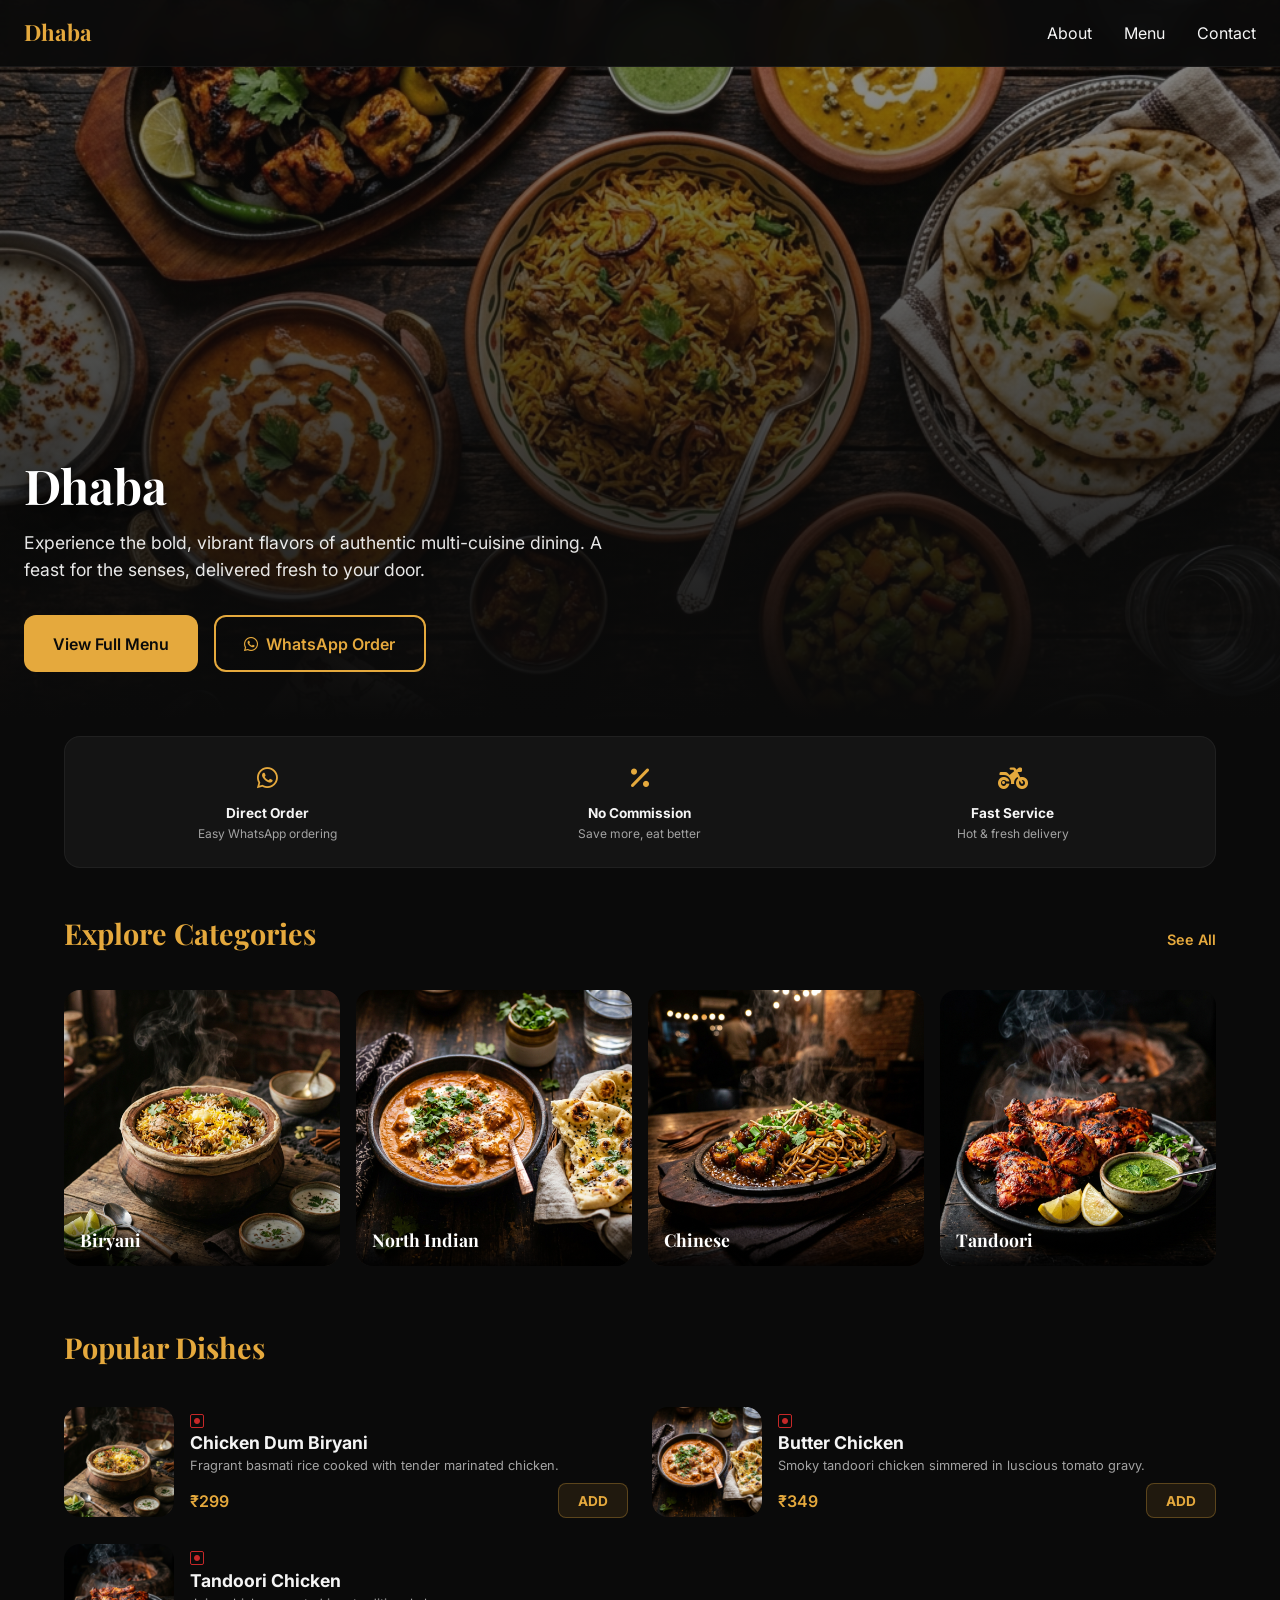
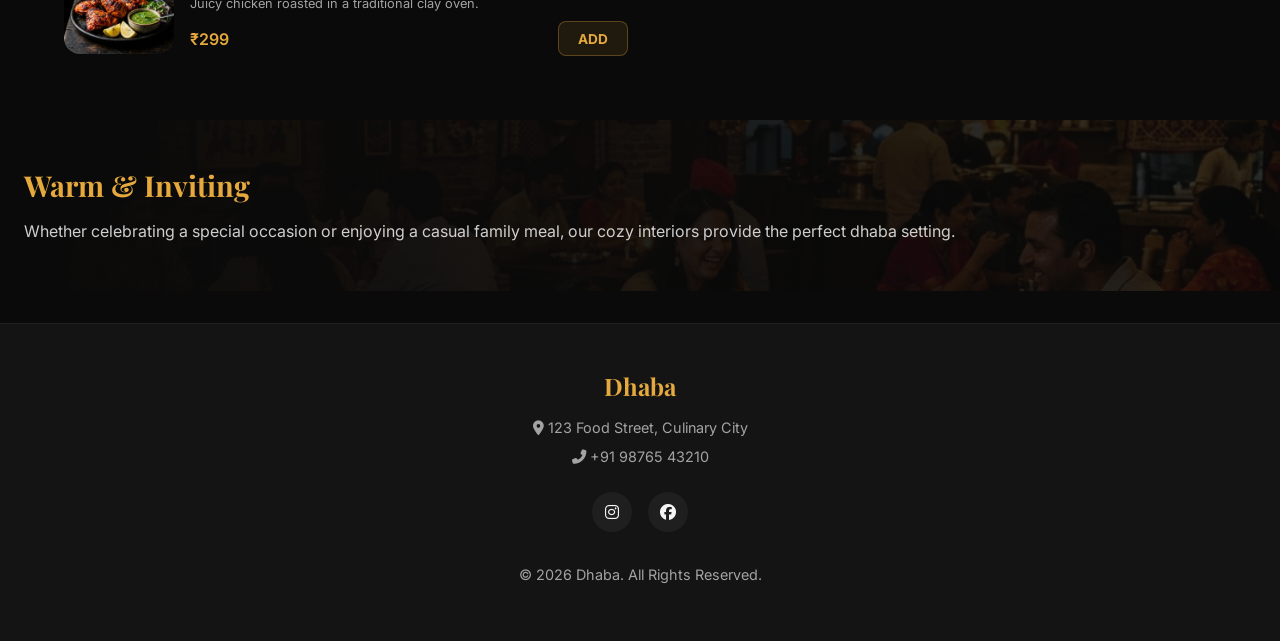
<file: R One Punjabi Dhaba Multicuisine Family Restaurant/index.html>
<!DOCTYPE html>
<html lang="en">
<head>
    <meta charset="UTF-8">
    <meta name="viewport" content="width=device-width, initial-scale=1.0, maximum-scale=1.0, user-scalable=no">
    <title>Dhaba</title>
    <meta name="description" content="Experience authentic Punjabi, North Indian, Biryani, and Chinese food. Order online via WhatsApp.">
    <link rel="stylesheet" href="https://cdnjs.cloudflare.com/ajax/libs/font-awesome/6.4.0/css/all.min.css">
    <link rel="stylesheet" href="styles.css">
</head>
<body>

    <!-- Header -->
    <header>
        <a href="index.html" class="logo">Dhaba</a>
        <nav class="nav-links">
            <a href="#about">About</a>
            <a href="menu.html">Menu</a>
            <a href="#contact">Contact</a>
        </nav>
    </header>

    <!-- Hero Section -->
    <section class="hero" id="home">
        <div class="hero-content">
            <h1>Dhaba</h1>
            <p>Experience the bold, vibrant flavors of authentic multi-cuisine dining. A feast for the senses, delivered fresh to your door.</p>
            <div class="btn-group">
                <a href="menu.html" class="btn btn-primary">View Full Menu</a>
                <a href="https://wa.me/919876543210?text=Hello,%20I%20want%20to%20order" class="btn btn-outline" target="_blank"><i class="fab fa-whatsapp"></i> WhatsApp Order</a>
            </div>
        </div>
    </section>

    <!-- Trust Section -->
    <section class="trust-section container">
        <div class="trust-grid">
            <div class="trust-item">
                <div class="trust-icon"><i class="fab fa-whatsapp"></i></div>
                <h4>Direct Order</h4>
                <p>Easy WhatsApp ordering</p>
            </div>
            <div class="trust-item">
                <div class="trust-icon"><i class="fas fa-percent"></i></div>
                <h4>No Commission</h4>
                <p>Save more, eat better</p>
            </div>
            <div class="trust-item">
                <div class="trust-icon"><i class="fas fa-motorcycle"></i></div>
                <h4>Fast Service</h4>
                <p>Hot & fresh delivery</p>
            </div>
        </div>
    </section>

    <!-- Category Section -->
    <section class="container menu-categories">
        <div class="section-header">
            <h2>Explore Categories</h2>
            <a href="menu.html" class="view-all">See All</a>
        </div>
        <div class="category-grid">
            <a href="menu.html#biryani" class="category-card">
                <img src="images/biryani_1777648298008.png" alt="Biryani">
                <div class="category-overlay">
                    <h3>Biryani</h3>
                </div>
            </a>
            <a href="menu.html#north-indian" class="category-card">
                <img src="images/north_indian_1777648313939.png" alt="North Indian">
                <div class="category-overlay">
                    <h3>North Indian</h3>
                </div>
            </a>
            <a href="menu.html#chinese" class="category-card">
                <img src="images/chinese_1777648333157.png" alt="Chinese">
                <div class="category-overlay">
                    <h3>Chinese</h3>
                </div>
            </a>
            <a href="menu.html#tandoori" class="category-card">
                <img src="images/tandoori_1777648349359.png" alt="Tandoori">
                <div class="category-overlay">
                    <h3>Tandoori</h3>
                </div>
            </a>
        </div>
    </section>

    <!-- Popular Dishes Section -->
    <section class="container popular-dishes">
        <div class="section-header">
            <h2>Popular Dishes</h2>
        </div>
        
        <div class="dish-list">
            <!-- Dish 1 -->
            <div class="dish-item">
                <img src="images/biryani_1777648298008.png" alt="Chicken Dum Biryani" class="dish-img">
                <div class="dish-info">
                    <div class="veg-indicator non-veg"><i class="fas fa-circle"></i></div>
                    <h3>Chicken Dum Biryani</h3>
                    <p class="dish-desc">Fragrant basmati rice cooked with tender marinated chicken.</p>
                    <div class="dish-bottom">
                        <span class="dish-price">₹299</span>
                        <a href="menu.html#biryani" class="btn-add">ADD</a>
                    </div>
                </div>
            </div>
            
            <!-- Dish 2 -->
            <div class="dish-item">
                <img src="images/north_indian_1777648313939.png" alt="Butter Chicken" class="dish-img">
                <div class="dish-info">
                    <div class="veg-indicator non-veg"><i class="fas fa-circle"></i></div>
                    <h3>Butter Chicken</h3>
                    <p class="dish-desc">Smoky tandoori chicken simmered in luscious tomato gravy.</p>
                    <div class="dish-bottom">
                        <span class="dish-price">₹349</span>
                        <a href="menu.html#north-indian" class="btn-add">ADD</a>
                    </div>
                </div>
            </div>

            <!-- Dish 3 -->
            <div class="dish-item">
                <img src="images/tandoori_1777648349359.png" alt="Tandoori Chicken" class="dish-img">
                <div class="dish-info">
                    <div class="veg-indicator non-veg"><i class="fas fa-circle"></i></div>
                    <h3>Tandoori Chicken</h3>
                    <p class="dish-desc">Juicy chicken roasted in a traditional clay oven.</p>
                    <div class="dish-bottom">
                        <span class="dish-price">₹299</span>
                        <a href="menu.html#tandoori" class="btn-add">ADD</a>
                    </div>
                </div>
            </div>
        </div>
    </section>

    <!-- Ambience Section -->
    <section class="ambience" id="about">
        <img src="images/ambience_1777648368958.png" alt="Restaurant Ambience" class="ambience-bg">
        <div class="ambience-content">
            <h2>Warm & Inviting</h2>
            <p>Whether celebrating a special occasion or enjoying a casual family meal, our cozy interiors provide the perfect dhaba setting.</p>
        </div>
    </section>

    <!-- Footer Section -->
    <footer id="contact">
        <div class="footer-info">
            <h3 class="logo-footer">Dhaba</h3>
            <p><i class="fas fa-map-marker-alt"></i> 123 Food Street, Culinary City</p>
            <p><i class="fas fa-phone-alt"></i> +91 98765 43210</p>
        </div>
        
        <div class="social-links">
            <a href="#"><i class="fab fa-instagram"></i></a>
            <a href="#"><i class="fab fa-facebook"></i></a>
        </div>

        <div class="copyright">
            <p>&copy; 2026 Dhaba. All Rights Reserved.</p>
        </div>
    </footer>

    <!-- Sticky Mobile Order CTA -->
    <div class="sticky-mobile-cta">
        <a href="menu.html" class="btn-full-width">
            <i class="fas fa-utensils"></i> Order Now
        </a>
    </div>

</body>
</html>
</file>
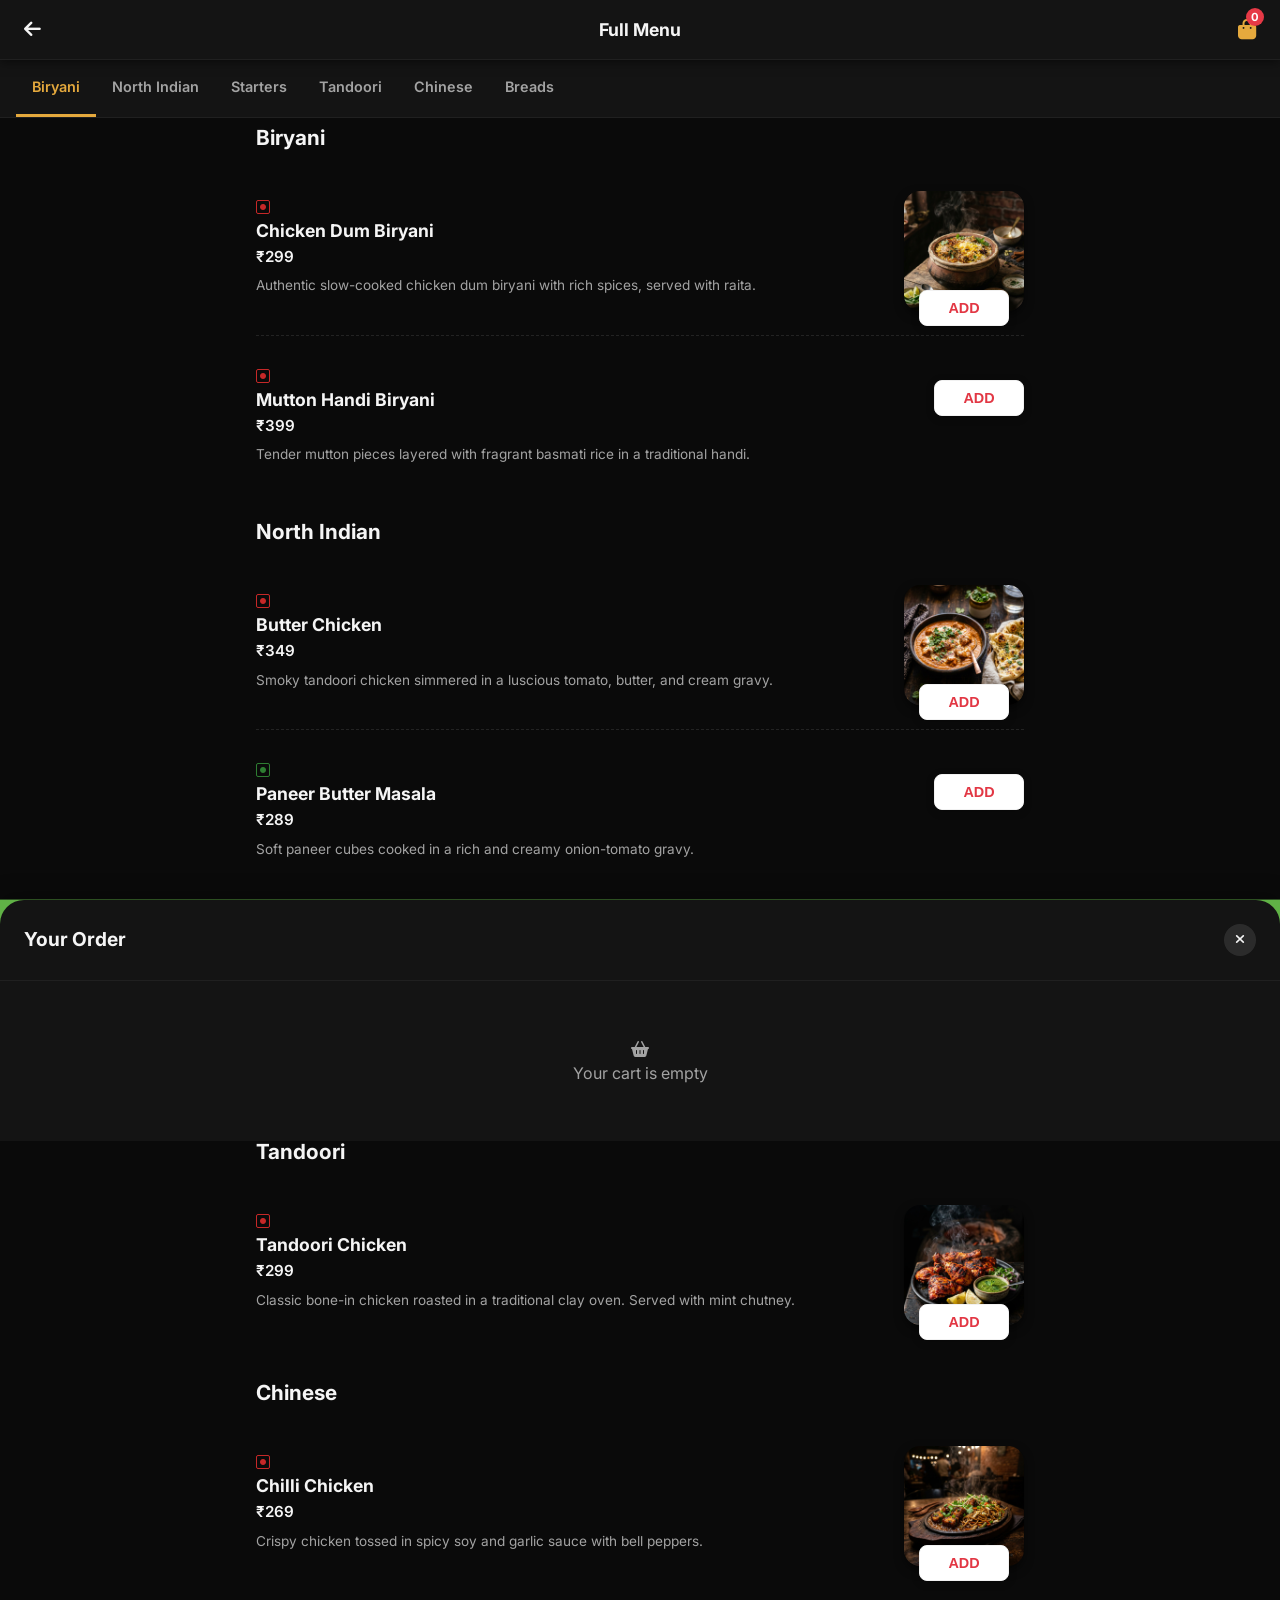
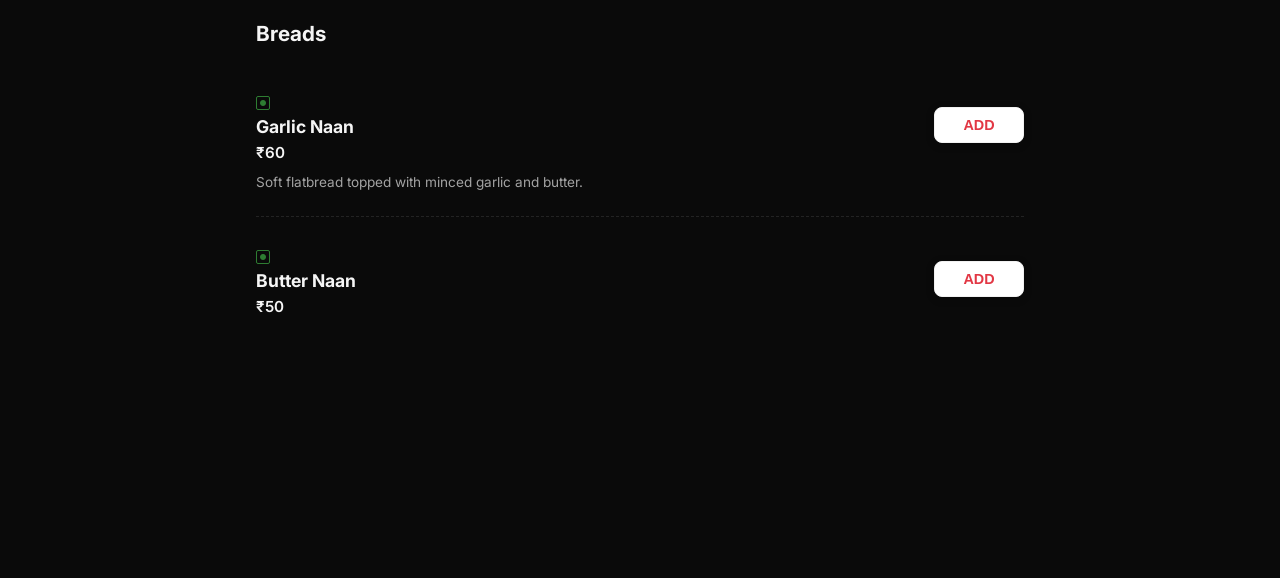
<file: R One Punjabi Dhaba Multicuisine Family Restaurant/menu.html>
<!DOCTYPE html>
<html lang="en">
<head>
    <meta charset="UTF-8">
    <meta name="viewport" content="width=device-width, initial-scale=1.0, maximum-scale=1.0, user-scalable=no">
    <title>Menu - R1 Punjabi Dhaba</title>
    <link rel="stylesheet" href="https://cdnjs.cloudflare.com/ajax/libs/font-awesome/6.4.0/css/all.min.css">
    <link rel="stylesheet" href="styles.css">
    <link rel="stylesheet" href="menu.css">
</head>
<body class="menu-page">

    <!-- Header -->
    <header class="menu-header">
        <a href="index.html" class="back-btn"><i class="fas fa-arrow-left"></i></a>
        <h1>Full Menu</h1>
        <div class="cart-icon-header" onclick="toggleCartModal()">
            <i class="fas fa-shopping-bag"></i>
            <span class="cart-badge" id="header-cart-badge">0</span>
        </div>
    </header>

    <!-- Scrollable Category Navigation -->
    <div class="category-nav-wrapper">
        <div class="category-tabs" id="category-tabs">
            <a href="#biryani" class="tab active" data-target="biryani">Biryani</a>
            <a href="#north-indian" class="tab" data-target="north-indian">North Indian</a>
            <a href="#starters" class="tab" data-target="starters">Starters</a>
            <a href="#tandoori" class="tab" data-target="tandoori">Tandoori</a>
            <a href="#chinese" class="tab" data-target="chinese">Chinese</a>
            <a href="#breads" class="tab" data-target="breads">Breads</a>
        </div>
    </div>

    <!-- Menu Container -->
    <div class="menu-container">
        
        <!-- Category: Biryani -->
        <section id="biryani" class="menu-section">
            <h2 class="section-title">Biryani</h2>
            <div class="menu-items">
                <div class="menu-item" data-id="b1" data-name="Chicken Dum Biryani" data-price="299">
                    <div class="item-info">
                        <div class="veg-indicator non-veg"><i class="fas fa-circle"></i></div>
                        <h3>Chicken Dum Biryani</h3>
                        <p class="price">₹299</p>
                        <p class="desc">Authentic slow-cooked chicken dum biryani with rich spices, served with raita.</p>
                    </div>
                    <div class="item-action">
                        <div class="img-wrapper">
                            <img src="images/biryani_1777648298008.png" alt="Biryani">
                        </div>
                        <div class="add-controls" id="controls-b1">
                            <button class="btn-add-init" onclick="addToCart('b1')">ADD</button>
                        </div>
                    </div>
                </div>
                <div class="menu-item" data-id="b2" data-name="Mutton Handi Biryani" data-price="399">
                    <div class="item-info">
                        <div class="veg-indicator non-veg"><i class="fas fa-circle"></i></div>
                        <h3>Mutton Handi Biryani</h3>
                        <p class="price">₹399</p>
                        <p class="desc">Tender mutton pieces layered with fragrant basmati rice in a traditional handi.</p>
                    </div>
                    <div class="item-action">
                        <div class="add-controls" id="controls-b2">
                            <button class="btn-add-init" onclick="addToCart('b2')">ADD</button>
                        </div>
                    </div>
                </div>
            </div>
        </section>

        <!-- Category: North Indian -->
        <section id="north-indian" class="menu-section">
            <h2 class="section-title">North Indian</h2>
            <div class="menu-items">
                <div class="menu-item" data-id="ni1" data-name="Butter Chicken" data-price="349">
                    <div class="item-info">
                        <div class="veg-indicator non-veg"><i class="fas fa-circle"></i></div>
                        <h3>Butter Chicken</h3>
                        <p class="price">₹349</p>
                        <p class="desc">Smoky tandoori chicken simmered in a luscious tomato, butter, and cream gravy.</p>
                    </div>
                    <div class="item-action">
                        <div class="img-wrapper">
                            <img src="images/north_indian_1777648313939.png" alt="Butter Chicken">
                        </div>
                        <div class="add-controls" id="controls-ni1">
                            <button class="btn-add-init" onclick="addToCart('ni1')">ADD</button>
                        </div>
                    </div>
                </div>
                <div class="menu-item" data-id="ni2" data-name="Paneer Butter Masala" data-price="289">
                    <div class="item-info">
                        <div class="veg-indicator veg"><i class="fas fa-circle"></i></div>
                        <h3>Paneer Butter Masala</h3>
                        <p class="price">₹289</p>
                        <p class="desc">Soft paneer cubes cooked in a rich and creamy onion-tomato gravy.</p>
                    </div>
                    <div class="item-action">
                        <div class="add-controls" id="controls-ni2">
                            <button class="btn-add-init" onclick="addToCart('ni2')">ADD</button>
                        </div>
                    </div>
                </div>
            </div>
        </section>

        <!-- Category: Starters -->
        <section id="starters" class="menu-section">
            <h2 class="section-title">Starters</h2>
            <div class="menu-items">
                <div class="menu-item" data-id="s1" data-name="Paneer Tikka" data-price="249">
                    <div class="item-info">
                        <div class="veg-indicator veg"><i class="fas fa-circle"></i></div>
                        <h3>Paneer Tikka</h3>
                        <p class="price">₹249</p>
                        <p class="desc">Soft paneer cubes marinated in yogurt and spices, grilled to perfection.</p>
                    </div>
                    <div class="item-action">
                        <div class="add-controls" id="controls-s1">
                            <button class="btn-add-init" onclick="addToCart('s1')">ADD</button>
                        </div>
                    </div>
                </div>
            </div>
        </section>

        <!-- Category: Tandoori -->
        <section id="tandoori" class="menu-section">
            <h2 class="section-title">Tandoori</h2>
            <div class="menu-items">
                <div class="menu-item" data-id="t1" data-name="Tandoori Chicken" data-price="299">
                    <div class="item-info">
                        <div class="veg-indicator non-veg"><i class="fas fa-circle"></i></div>
                        <h3>Tandoori Chicken</h3>
                        <p class="price">₹299</p>
                        <p class="desc">Classic bone-in chicken roasted in a traditional clay oven. Served with mint chutney.</p>
                    </div>
                    <div class="item-action">
                        <div class="img-wrapper">
                            <img src="images/tandoori_1777648349359.png" alt="Tandoori">
                        </div>
                        <div class="add-controls" id="controls-t1">
                            <button class="btn-add-init" onclick="addToCart('t1')">ADD</button>
                        </div>
                    </div>
                </div>
            </div>
        </section>

        <!-- Category: Chinese -->
        <section id="chinese" class="menu-section">
            <h2 class="section-title">Chinese</h2>
            <div class="menu-items">
                <div class="menu-item" data-id="c1" data-name="Chilli Chicken" data-price="269">
                    <div class="item-info">
                        <div class="veg-indicator non-veg"><i class="fas fa-circle"></i></div>
                        <h3>Chilli Chicken</h3>
                        <p class="price">₹269</p>
                        <p class="desc">Crispy chicken tossed in spicy soy and garlic sauce with bell peppers.</p>
                    </div>
                    <div class="item-action">
                        <div class="img-wrapper">
                            <img src="images/chinese_1777648333157.png" alt="Chinese">
                        </div>
                        <div class="add-controls" id="controls-c1">
                            <button class="btn-add-init" onclick="addToCart('c1')">ADD</button>
                        </div>
                    </div>
                </div>
            </div>
        </section>

        <!-- Category: Breads -->
        <section id="breads" class="menu-section" style="padding-bottom: 100px;">
            <h2 class="section-title">Breads</h2>
            <div class="menu-items">
                <div class="menu-item" data-id="br1" data-name="Garlic Naan" data-price="60">
                    <div class="item-info">
                        <div class="veg-indicator veg"><i class="fas fa-circle"></i></div>
                        <h3>Garlic Naan</h3>
                        <p class="price">₹60</p>
                        <p class="desc">Soft flatbread topped with minced garlic and butter.</p>
                    </div>
                    <div class="item-action">
                        <div class="add-controls" id="controls-br1">
                            <button class="btn-add-init" onclick="addToCart('br1')">ADD</button>
                        </div>
                    </div>
                </div>
                <div class="menu-item" data-id="br2" data-name="Butter Naan" data-price="50">
                    <div class="item-info">
                        <div class="veg-indicator veg"><i class="fas fa-circle"></i></div>
                        <h3>Butter Naan</h3>
                        <p class="price">₹50</p>
                    </div>
                    <div class="item-action">
                        <div class="add-controls" id="controls-br2">
                            <button class="btn-add-init" onclick="addToCart('br2')">ADD</button>
                        </div>
                    </div>
                </div>
            </div>
        </section>

    </div>

    <!-- Sticky Cart Bar -->
    <div class="sticky-cart-bar" id="sticky-cart">
        <div class="cart-summary">
            <div class="cart-summary-text">
                <span id="sticky-item-count" class="item-count">0 items</span>
                <span id="sticky-total-price" class="total-price">₹0</span>
            </div>
        </div>
        <button class="btn-view-cart" onclick="toggleCartModal()">View Cart <i class="fas fa-caret-up"></i></button>
    </div>

    <!-- Cart Modal Overlay -->
    <div class="cart-overlay" id="cart-overlay" onclick="toggleCartModal()"></div>
    <div class="cart-modal" id="cart-modal">
        <div class="cart-header">
            <h2>Your Order</h2>
            <button class="close-cart" onclick="toggleCartModal()"><i class="fas fa-times"></i></button>
        </div>
        <div class="cart-items-wrapper">
            <div id="empty-cart-msg" class="empty-cart">
                <i class="fas fa-shopping-basket"></i>
                <p>Your cart is empty</p>
            </div>
            <div class="cart-items" id="cart-items-container">
                <!-- Items injected here -->
            </div>
        </div>
        <div class="cart-footer">
            <div class="bill-details">
                <div class="bill-row">
                    <span>Item Total</span>
                    <span id="modal-item-total">₹0</span>
                </div>
                <div class="bill-row grand-total">
                    <span>Grand Total</span>
                    <span id="modal-grand-total">₹0</span>
                </div>
            </div>
            <button class="btn-checkout" onclick="checkout()">Order via WhatsApp <i class="fab fa-whatsapp" style="font-size: 1.2rem; margin-left: 0.5rem;"></i></button>
        </div>
    </div>

    <script src="menu.js"></script>
</body>
</html>
</file>
<file: R One Punjabi Dhaba Multicuisine Family Restaurant/styles.css>
@import url('https://fonts.googleapis.com/css2?family=Inter:wght@300;400;500;600;700&family=Playfair+Display:wght@600;700&display=swap');

:root {
    --bg-dark: #0a0a0a;
    --bg-card: #141414;
    --bg-card-light: #1f1f1f;
    --primary-gold: #e5a93d;
    --primary-gold-dark: #cc922b;
    --accent-red: #e63946;
    --text-main: #f5f5f5;
    --text-muted: #a3a3a3;
    --whatsapp-green: #25d366;
    --font-heading: 'Playfair Display', serif;
    --font-body: 'Inter', sans-serif;
    --spacing-xs: 0.5rem;
    --spacing-sm: 1rem;
    --spacing-md: 1.5rem;
    --spacing-lg: 2rem;
    --spacing-xl: 3rem;
}

* {
    margin: 0;
    padding: 0;
    box-sizing: border-box;
    -webkit-tap-highlight-color: transparent;
}

html {
    scroll-behavior: smooth;
}

body {
    background-color: var(--bg-dark);
    color: var(--text-main);
    font-family: var(--font-body);
    line-height: 1.5;
    overflow-x: hidden;
    padding-bottom: 80px; /* Space for sticky mobile CTA */
}

/* Typography */
h1, h2, h3, h4 {
    font-family: var(--font-heading);
    font-weight: 700;
    line-height: 1.2;
}

h2 {
    font-size: 1.8rem;
    color: var(--primary-gold);
    margin-bottom: var(--spacing-sm);
}

.veg-indicator {
    display: inline-flex;
    align-items: center;
    justify-content: center;
    width: 14px;
    height: 14px;
    border: 1px solid;
    border-radius: 2px;
}
.veg-indicator i { font-size: 6px; }
.veg-indicator.veg { border-color: #2e7d32; color: #2e7d32; }
.veg-indicator.non-veg { border-color: #c62828; color: #c62828; }

/* Utility */
.container {
    padding: var(--spacing-lg) var(--spacing-md);
    max-width: 1200px;
    margin: 0 auto;
}

/* Buttons */
.btn {
    display: inline-flex;
    align-items: center;
    justify-content: center;
    padding: 0.9rem 1.8rem;
    border-radius: 12px;
    font-family: var(--font-body);
    font-weight: 600;
    text-decoration: none;
    transition: all 0.2s ease;
    border: none;
    cursor: pointer;
    font-size: 1rem;
    gap: 0.5rem;
}

.btn-primary {
    background: var(--primary-gold);
    color: var(--bg-dark);
}

.btn-primary:active {
    transform: scale(0.98);
}

.btn-outline {
    background: transparent;
    color: var(--primary-gold);
    border: 2px solid var(--primary-gold);
}

/* Header */
header {
    position: fixed;
    top: 0;
    left: 0;
    width: 100%;
    padding: 1rem 1.5rem;
    background: rgba(10, 10, 10, 0.95);
    backdrop-filter: blur(10px);
    z-index: 1000;
    display: flex;
    justify-content: space-between;
    align-items: center;
    border-bottom: 1px solid rgba(255, 255, 255, 0.05);
}

.logo {
    font-family: var(--font-heading);
    font-size: 1.4rem;
    color: var(--primary-gold);
    text-decoration: none;
    font-weight: 700;
}

.nav-links {
    display: none; /* Mobile first */
}

/* Hero Section */
.hero {
    height: 80vh;
    min-height: 500px;
    background-image: linear-gradient(to bottom, rgba(10, 10, 10, 0.4), rgba(10, 10, 10, 1)), url('images/hero_bg_1777648281193.png');
    background-size: cover;
    background-position: center;
    display: flex;
    flex-direction: column;
    justify-content: flex-end;
    padding: var(--spacing-xl) var(--spacing-md);
    position: relative;
}

.hero-content {
    max-width: 600px;
    animation: fadeInUp 0.8s ease;
}

.hero h1 {
    font-size: 3rem;
    color: #fff;
    margin-bottom: var(--spacing-sm);
    text-shadow: 0 4px 20px rgba(0,0,0,0.8);
}

.hero p {
    font-size: 1.1rem;
    color: rgba(255,255,255,0.9);
    margin-bottom: var(--spacing-lg);
}

.hero .btn-group {
    display: flex;
    gap: var(--spacing-sm);
    flex-direction: column;
}

/* Trust Section */
.trust-section {
    padding-top: var(--spacing-sm);
    padding-bottom: var(--spacing-sm);
}

.trust-grid {
    display: grid;
    grid-template-columns: repeat(3, 1fr);
    gap: var(--spacing-sm);
    background: var(--bg-card);
    padding: var(--spacing-md);
    border-radius: 16px;
    border: 1px solid rgba(255,255,255,0.05);
}

.trust-item {
    text-align: center;
}

.trust-icon {
    font-size: 1.5rem;
    color: var(--primary-gold);
    margin-bottom: 0.5rem;
}

.trust-item h4 {
    font-family: var(--font-body);
    font-size: 0.85rem;
    margin-bottom: 0.2rem;
}

.trust-item p {
    font-size: 0.75rem;
    color: var(--text-muted);
}

/* Section Header */
.section-header {
    display: flex;
    justify-content: space-between;
    align-items: baseline;
    margin-bottom: var(--spacing-md);
}

.view-all {
    color: var(--primary-gold);
    text-decoration: none;
    font-size: 0.9rem;
    font-weight: 600;
}

/* Category Grid */
.category-grid {
    display: grid;
    grid-template-columns: repeat(2, 1fr);
    gap: var(--spacing-sm);
}

.category-card {
    position: relative;
    border-radius: 16px;
    overflow: hidden;
    aspect-ratio: 1;
    display: block;
    text-decoration: none;
}

.category-card img {
    width: 100%;
    height: 100%;
    object-fit: cover;
}

.category-overlay {
    position: absolute;
    bottom: 0;
    left: 0;
    width: 100%;
    padding: 1rem;
    background: linear-gradient(to top, rgba(0,0,0,0.9), transparent);
}

.category-card h3 {
    color: #fff;
    font-size: 1.1rem;
    margin: 0;
}

/* Popular Dishes */
.dish-list {
    display: flex;
    flex-direction: column;
    gap: var(--spacing-md);
}

.dish-item {
    display: flex;
    gap: var(--spacing-sm);
    align-items: center;
}

.dish-img {
    width: 110px;
    height: 110px;
    border-radius: 16px;
    object-fit: cover;
}

.dish-info {
    flex: 1;
}

.dish-info h3 {
    font-size: 1.1rem;
    font-family: var(--font-body);
    margin: 0.2rem 0;
}

.dish-desc {
    font-size: 0.8rem;
    color: var(--text-muted);
    margin-bottom: 0.5rem;
    display: -webkit-box;
    -webkit-line-clamp: 2;
    -webkit-box-orient: vertical;
    overflow: hidden;
}

.dish-bottom {
    display: flex;
    justify-content: space-between;
    align-items: center;
}

.dish-price {
    font-weight: 600;
    color: var(--primary-gold);
    font-size: 1rem;
}

.btn-add {
    background: rgba(229, 169, 61, 0.1);
    color: var(--primary-gold);
    padding: 0.4rem 1.2rem;
    border-radius: 8px;
    font-size: 0.85rem;
    font-weight: 700;
    text-decoration: none;
    border: 1px solid rgba(229, 169, 61, 0.3);
}

/* Ambience */
.ambience {
    position: relative;
    padding: var(--spacing-xl) var(--spacing-md);
    margin: var(--spacing-lg) 0;
}

.ambience-bg {
    position: absolute;
    top: 0;
    left: 0;
    width: 100%;
    height: 100%;
    object-fit: cover;
    z-index: -2;
    opacity: 0.3;
}

.ambience::before {
    content: '';
    position: absolute;
    top: 0;
    left: 0;
    width: 100%;
    height: 100%;
    background: linear-gradient(to right, rgba(10,10,10, 1), rgba(10,10,10, 0.4));
    z-index: -1;
}

.ambience h2 {
    text-align: left;
}

.ambience p {
    color: rgba(255,255,255,0.8);
}

/* Footer */
footer {
    background-color: var(--bg-card);
    padding: var(--spacing-xl) var(--spacing-md) 100px; /* Extra padding for sticky cta */
    text-align: center;
    border-top: 1px solid rgba(255,255,255,0.05);
}

.logo-footer {
    color: var(--primary-gold);
    font-size: 1.5rem;
    margin-bottom: var(--spacing-sm);
}

footer p {
    color: var(--text-muted);
    font-size: 0.9rem;
    margin-bottom: 0.5rem;
}

.social-links {
    margin: var(--spacing-md) 0;
    display: flex;
    justify-content: center;
    gap: var(--spacing-sm);
}

.social-links a {
    color: var(--text-main);
    background: var(--bg-card-light);
    width: 40px;
    height: 40px;
    display: flex;
    justify-content: center;
    align-items: center;
    border-radius: 50%;
    text-decoration: none;
}

.copyright {
    font-size: 0.8rem;
    color: rgba(255,255,255,0.3);
    margin-top: var(--spacing-lg);
}

/* Sticky Mobile CTA */
.sticky-mobile-cta {
    position: fixed;
    bottom: 0;
    left: 0;
    width: 100%;
    background: var(--bg-card);
    padding: 1rem 1.5rem;
    box-shadow: 0 -4px 20px rgba(0,0,0,0.8);
    z-index: 999;
    border-top: 1px solid rgba(255,255,255,0.05);
}

.btn-full-width {
    display: flex;
    justify-content: center;
    align-items: center;
    width: 100%;
    background: var(--primary-gold);
    color: var(--bg-dark);
    padding: 1rem;
    border-radius: 12px;
    font-weight: 700;
    font-size: 1.1rem;
    text-decoration: none;
    gap: 0.5rem;
}

@keyframes fadeInUp {
    from { opacity: 0; transform: translateY(20px); }
    to { opacity: 1; transform: translateY(0); }
}

/* Responsive */
@media (min-width: 768px) {
    .nav-links { display: flex; gap: 2rem; }
    .nav-links a { color: var(--text-main); text-decoration: none; }
    .hero .btn-group { flex-direction: row; }
    .category-grid { grid-template-columns: repeat(4, 1fr); }
    .dish-list { display: grid; grid-template-columns: repeat(2, 1fr); }
    .sticky-mobile-cta { display: none; }
    body { padding-bottom: 0; }
    footer { padding-bottom: var(--spacing-xl); }
}
</file>
<file: R One Punjabi Dhaba Multicuisine Family Restaurant/menu.css>
/* menu.css - Specific styles for the mobile-first menu page */

body.menu-page {
    background-color: var(--bg-dark);
    padding-top: 110px; /* Space for header + tabs */
    padding-bottom: 80px; /* Space for sticky cart */
}

/* Header Override */
.menu-header {
    position: fixed;
    top: 0;
    left: 0;
    width: 100%;
    height: 60px;
    background: var(--bg-card);
    display: flex;
    justify-content: space-between;
    align-items: center;
    padding: 0 1.5rem;
    z-index: 1000;
    box-shadow: 0 2px 10px rgba(0,0,0,0.5);
}

.menu-header h1 {
    font-size: 1.1rem;
    font-family: var(--font-body);
    font-weight: 700;
    color: var(--text-main);
    margin: 0;
}

.back-btn {
    color: var(--text-main);
    font-size: 1.2rem;
    text-decoration: none;
}

.cart-icon-header {
    position: relative;
    font-size: 1.3rem;
    color: var(--primary-gold);
    cursor: pointer;
}

.cart-badge {
    position: absolute;
    top: -6px;
    right: -8px;
    background: var(--accent-red);
    color: #fff;
    font-size: 0.7rem;
    font-weight: bold;
    height: 18px;
    min-width: 18px;
    border-radius: 9px;
    display: flex;
    justify-content: center;
    align-items: center;
    padding: 0 4px;
}

/* Scrollable Category Tabs */
.category-nav-wrapper {
    position: fixed;
    top: 60px;
    left: 0;
    width: 100%;
    background: var(--bg-card);
    z-index: 999;
    border-bottom: 1px solid rgba(255,255,255,0.05);
}

.category-tabs {
    display: flex;
    overflow-x: auto;
    scrollbar-width: none;
    padding: 0 1rem;
    scroll-behavior: smooth;
}

.category-tabs::-webkit-scrollbar {
    display: none;
}

.tab {
    padding: 1rem 1rem;
    white-space: nowrap;
    color: var(--text-muted);
    text-decoration: none;
    font-weight: 600;
    font-size: 0.9rem;
    border-bottom: 3px solid transparent;
    transition: all 0.3s;
}

.tab.active {
    color: var(--primary-gold);
    border-bottom-color: var(--primary-gold);
}

/* Menu Container */
.menu-container {
    padding: 1rem;
    max-width: 800px;
    margin: 0 auto;
}

.menu-section {
    margin-bottom: 2rem;
    scroll-margin-top: 130px;
}

.section-title {
    font-size: 1.3rem;
    color: var(--text-main);
    margin-bottom: 1rem;
    font-family: var(--font-body);
    font-weight: 700;
}

/* Menu Item Card */
.menu-item {
    display: flex;
    justify-content: space-between;
    align-items: flex-start;
    padding: 1.5rem 0;
    border-bottom: 1px dashed rgba(255,255,255,0.1);
    gap: 1rem;
}

.menu-item:last-child {
    border-bottom: none;
}

.item-info {
    flex: 1;
}

.item-info h3 {
    font-size: 1.1rem;
    font-weight: 700;
    color: var(--text-main);
    margin: 0.3rem 0;
    font-family: var(--font-body);
}

.item-info .price {
    font-weight: 600;
    color: var(--text-main);
    margin-bottom: 0.5rem;
    font-size: 0.95rem;
}

.item-info .desc {
    font-size: 0.85rem;
    color: var(--text-muted);
    line-height: 1.4;
    display: -webkit-box;
    -webkit-line-clamp: 2;
    -webkit-box-orient: vertical;
    overflow: hidden;
}

/* Item Actions (Image & Button) */
.item-action {
    display: flex;
    flex-direction: column;
    align-items: center;
    width: 120px;
    position: relative;
}

.img-wrapper {
    width: 120px;
    height: 120px;
    border-radius: 16px;
    overflow: hidden;
    box-shadow: 0 4px 10px rgba(0,0,0,0.5);
}

.img-wrapper img {
    width: 100%;
    height: 100%;
    object-fit: cover;
}

.add-controls {
    position: absolute;
    bottom: -15px;
    left: 50%;
    transform: translateX(-50%);
    background: #fff;
    border-radius: 8px;
    box-shadow: 0 2px 8px rgba(0,0,0,0.2);
    z-index: 2;
    width: 90px;
    height: 36px;
    display: flex;
    align-items: center;
    justify-content: center;
    overflow: hidden;
    border: 1px solid #f1f1f1;
}

/* specific case for items without images */
.item-action:not(:has(.img-wrapper)) {
    width: 90px;
    justify-content: center;
    height: 100%;
    padding-top: 20px;
}
.item-action:not(:has(.img-wrapper)) .add-controls {
    position: relative;
    bottom: 0;
    transform: none;
    left: 0;
}

.btn-add-init {
    width: 100%;
    height: 100%;
    background: #fff;
    border: none;
    color: #e23744;
    font-weight: 800;
    font-size: 0.9rem;
    cursor: pointer;
    text-transform: uppercase;
}

.qty-controls {
    display: flex;
    width: 100%;
    height: 100%;
    justify-content: space-between;
    align-items: center;
    background: #fff;
}

.btn-qty {
    width: 30px;
    height: 100%;
    background: transparent;
    border: none;
    color: #e23744;
    font-weight: bold;
    font-size: 1.2rem;
    cursor: pointer;
}

.qty-val {
    font-weight: 700;
    color: #e23744;
    font-size: 0.9rem;
}

/* Sticky Cart Bar */
.sticky-cart-bar {
    position: fixed;
    bottom: 0;
    left: 0;
    width: 100%;
    background: #60b246; /* Zomato/Swiggy green vibe */
    padding: 1rem 1.5rem;
    display: flex;
    justify-content: space-between;
    align-items: center;
    box-shadow: 0 -4px 20px rgba(0,0,0,0.3);
    z-index: 998;
    transform: translateY(100%);
    transition: transform 0.3s ease;
}

.sticky-cart-bar.visible {
    transform: translateY(0);
}

.cart-summary-text {
    display: flex;
    flex-direction: column;
}

.item-count {
    font-size: 0.8rem;
    color: rgba(255,255,255,0.9);
    font-weight: 500;
}

.total-price {
    font-size: 1.1rem;
    font-weight: 700;
    color: #fff;
}

.btn-view-cart {
    background: transparent;
    color: #fff;
    border: none;
    font-weight: 700;
    font-size: 1rem;
    display: flex;
    align-items: center;
    gap: 0.5rem;
    cursor: pointer;
}

/* Cart Modal */
.cart-overlay {
    position: fixed;
    top: 0;
    left: 0;
    width: 100%;
    height: 100%;
    background: rgba(0,0,0,0.6);
    z-index: 1001;
    opacity: 0;
    visibility: hidden;
    transition: opacity 0.3s;
}

.cart-overlay.active {
    opacity: 1;
    visibility: visible;
}

.cart-modal {
    position: fixed;
    bottom: 0;
    left: 0;
    width: 100%;
    max-height: 85vh;
    background: var(--bg-card);
    border-radius: 24px 24px 0 0;
    z-index: 1002;
    display: flex;
    flex-direction: column;
    transform: translateY(100%);
    transition: transform 0.3s cubic-bezier(0.175, 0.885, 0.32, 1.275);
}

.cart-modal.active {
    transform: translateY(0);
}

.cart-header {
    padding: 1.5rem;
    display: flex;
    justify-content: space-between;
    align-items: center;
    border-bottom: 1px solid rgba(255,255,255,0.05);
}

.cart-header h2 {
    font-size: 1.2rem;
    color: var(--text-main);
    margin: 0;
    font-family: var(--font-body);
}

.close-cart {
    background: rgba(255,255,255,0.1);
    border: none;
    color: var(--text-main);
    width: 32px;
    height: 32px;
    border-radius: 50%;
    display: flex;
    justify-content: center;
    align-items: center;
    cursor: pointer;
}

.cart-items-wrapper {
    flex: 1;
    overflow-y: auto;
    padding: 1.5rem;
}

.empty-cart {
    text-align: center;
    color: var(--text-muted);
    padding: 2rem 0;
    display: none;
}

/* Modal Cart Item */
.cart-item {
    display: flex;
    justify-content: space-between;
    align-items: center;
    margin-bottom: 1.5rem;
}

.cart-item-info h4 {
    font-size: 0.95rem;
    margin-bottom: 0.2rem;
    font-weight: 600;
}

.cart-item-info .price {
    color: var(--text-main);
    font-weight: 500;
    font-size: 0.9rem;
}

.cart-item-controls {
    display: flex;
    align-items: center;
    gap: 1rem;
}

.cart-item-controls .add-controls {
    position: relative;
    bottom: 0;
    left: 0;
    transform: none;
    width: 80px;
    height: 32px;
    box-shadow: none;
    border: 1px solid rgba(255,255,255,0.1);
    background: transparent;
}

.cart-item-controls .add-controls .qty-controls {
    background: transparent;
}

.cart-item-controls .add-controls .btn-qty {
    color: var(--primary-gold);
}

.cart-item-controls .add-controls .qty-val {
    color: var(--text-main);
}

/* Cart Footer / Bill */
.cart-footer {
    padding: 1.5rem;
    background: var(--bg-card-light);
    border-top: 1px solid rgba(255,255,255,0.05);
}

.bill-details {
    margin-bottom: 1.5rem;
    background: var(--bg-dark);
    padding: 1rem;
    border-radius: 12px;
}

.bill-row {
    display: flex;
    justify-content: space-between;
    color: var(--text-muted);
    font-size: 0.9rem;
}

.bill-row.grand-total {
    color: var(--text-main);
    font-weight: 700;
    font-size: 1.1rem;
}

.btn-checkout {
    width: 100%;
    background: var(--whatsapp-green);
    color: white;
    border: none;
    padding: 1rem;
    border-radius: 12px;
    font-weight: 700;
    font-size: 1.1rem;
    cursor: pointer;
    display: flex;
    justify-content: center;
    align-items: center;
}
</file>
